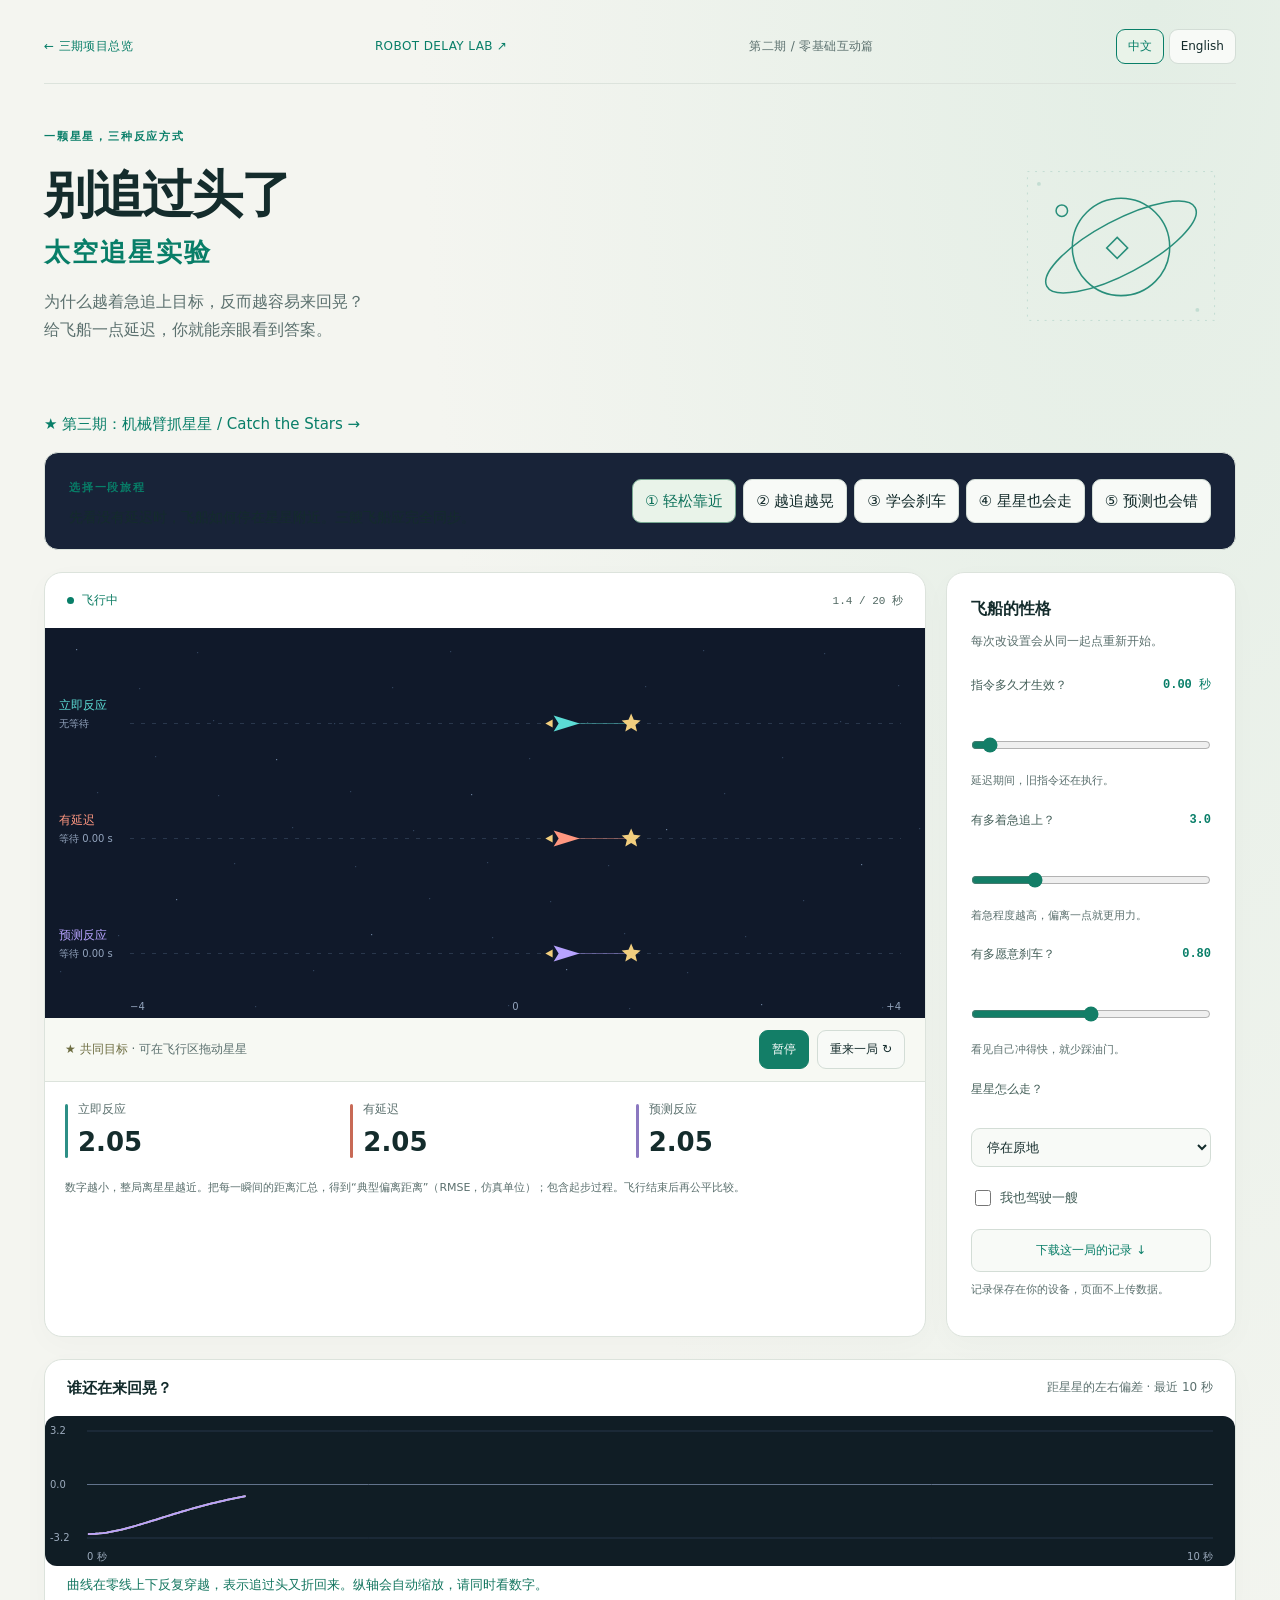
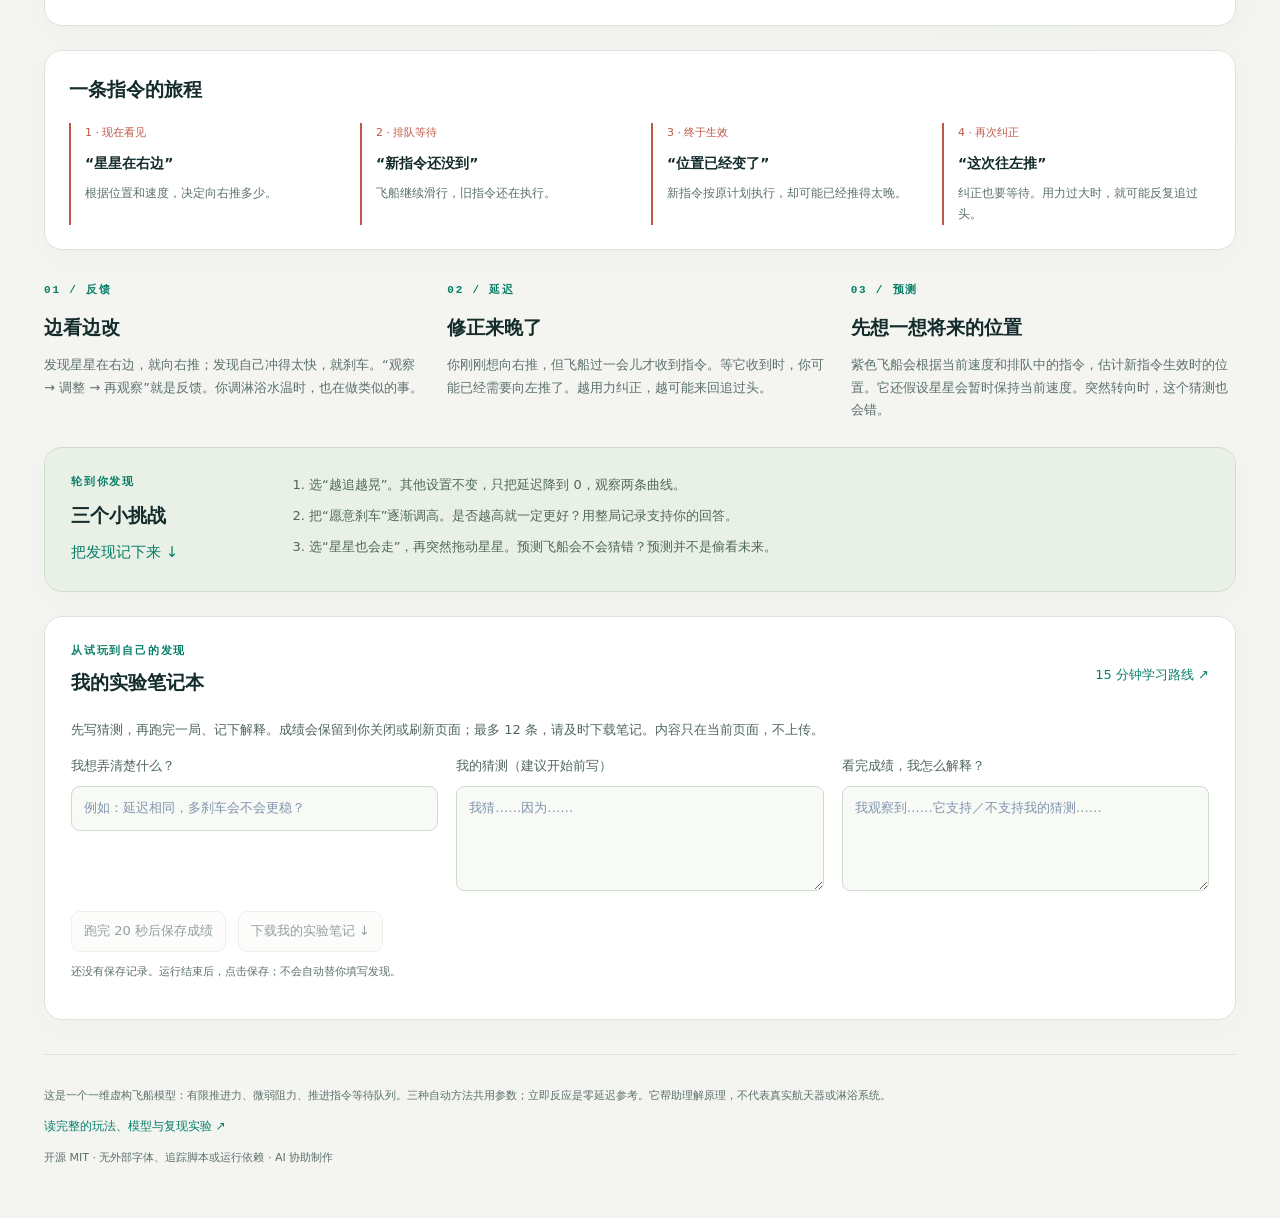
<file: docs/index.html>
<!doctype html>
<html lang="zh-CN">
<head>
  <meta charset="utf-8"><meta name="viewport" content="width=device-width,initial-scale=1">
  <meta name="description" content="不需要控制理论基础的太空追星实验：亲手感受延迟、过度纠正和预测。">
  <title>别追过头了 · 太空追星实验</title>
  <meta property="og:title" content="Star Chase · Robot Delay Lab">
  <meta property="og:description" content="Why can chasing harder make you wobble more? Play with command delay, braking and prediction in a bilingual browser lab.">
  <meta property="og:image" content="https://flessnerchernosky-ops.github.io/robot-delay-lab/media/social-preview.png">
  <meta name="twitter:card" content="summary_large_image">
  <link rel="stylesheet" href="style.css"><link rel="stylesheet" href="studio.css">
  <script src="engine.js" defer></script><script src="notebook.js" defer></script><script src="i18n.js" defer></script><script src="app.js" defer></script>
</head>
<body>
<main>
  <nav><a id="all-episodes" href="showcase.html">← 三期项目总览</a><a href="https://github.com/flessnerchernosky-ops/robot-delay-lab">ROBOT DELAY LAB ↗</a><span>第二期 / 零基础互动篇</span><div class="language-switch" aria-label="Language"><button data-language="zh" aria-pressed="true">中文</button><button data-language="en" aria-pressed="false">English</button></div></nav>
  <header class="studio-hero"><div><p class="eyebrow">一颗星星，三种反应方式</p><h1>别追过头了<span>太空追星实验</span></h1>
    <p class="intro">为什么越着急追上目标，反而越容易来回晃？<br>给飞船一点延迟，你就能亲眼看到答案。</p></div>
    <svg class="studio-art" viewBox="0 0 220 180" aria-hidden="true"><g fill="none" stroke="currentColor" stroke-width="1.6"><circle cx="110" cy="91" r="51"/><ellipse cx="110" cy="91" rx="88" ry="28" transform="rotate(-28 110 91)"/><circle cx="48" cy="53" r="6"/><path d="M106 81l11 11-11 11-11-11Z"/></g><g fill="currentColor" opacity=".18"><circle cx="190" cy="157" r="2"/><circle cx="24" cy="25" r="2"/><path d="M12 12h196v156H12Z" fill="none" stroke="currentColor" stroke-dasharray="2 6"/></g></svg></header>
  <p><a id="arm-link" href="arm/">★ 第三期：机械臂抓星星 / Catch the Stars →</a></p>
  <section class="mission" aria-label="实验场景"><div><span class="pill">选择一段旅程</span><p id="mission-copy">先看没有延迟时，飞船如何停在星星附近。</p></div>
    <div class="presets"><button data-preset="gentle" class="selected" aria-pressed="true">① 轻松靠近</button><button data-preset="chaos" aria-pressed="false">② 越追越晃</button><button data-preset="brake" aria-pressed="false">③ 学会刹车</button><button data-preset="wander" aria-pressed="false">④ 星星也会走</button><button data-preset="surprise" aria-pressed="false">⑤ 预测也会错</button></div></section>
  <section class="lab"><div class="flight-panel"><div class="panel-heading"><div><span class="live-dot"></span><strong id="run-state" aria-live="polite">飞行中</strong></div><span id="timer">0.0 / 20 秒</span></div>
    <canvas id="space" height="390" aria-label="飞船位置动画。三行分别显示立即反应、延迟反应和预测反应；星星是共同目标。"></canvas>
    <div class="flight-footer"><span>★ 共同目标 <span class="subtle">· 可在飞行区拖动星星</span></span><div><button id="pause">暂停</button><button id="restart">重来一局 ↻</button></div></div>
    <div class="scorecards"><div><i class="cyan"></i><span>立即反应</span><strong id="score-instant">—</strong></div><div><i class="coral"></i><span>有延迟</span><strong id="score-delayed">—</strong></div><div><i class="violet"></i><span>预测反应</span><strong id="score-predictor">—</strong></div></div>
    <p class="metric-note">数字越小，整局离星星越近。把每一瞬间的距离汇总，得到“典型偏离距离”（RMSE，仿真单位）；包含起步过程。飞行结束后再公平比较。</p>
  </div><aside class="controls"><h2>飞船的性格</h2><p>每次改设置会从同一起点重新开始。</p>
    <label for="delay">指令多久才生效？<output id="delay-value" for="delay">0.00 秒</output></label><input id="delay" type="range" min="0" max="1.2" step="0.05" value="0"><p class="hint">延迟期间，旧指令还在执行。</p>
    <label for="gain">有多着急追上？<output id="gain-value" for="gain">3.0</output></label><input id="gain" type="range" min="1" max="10" step="0.5" value="3"><p class="hint">着急程度越高，偏离一点就更用力。</p>
    <label for="damping">有多愿意刹车？<output id="damping-value" for="damping">0.80</output></label><input id="damping" type="range" min="0.1" max="1.5" step="0.05" value="0.8"><p class="hint">看见自己冲得快，就少踩油门。</p>
    <label for="motion">星星怎么走？</label><select id="motion"><option value="fixed">停在原地</option><option value="wander">左右巡游</option><option value="fast">快速折返</option><option value="drag">由我拖动</option></select>
    <label class="check"><input type="checkbox" id="manual"> 我也驾驶一艘</label><div id="manual-controls" hidden><p>长按按钮，或按 A / D、← / →。松开停止推进；仍会惯性滑行。你的指令也有同样的延迟。</p><div class="pilot-buttons"><button id="left" aria-label="向左推进">← 左推</button><button id="right" aria-label="向右推进">右推 →</button></div><p>你的典型偏离距离：<strong id="score-manual">—</strong></p></div>
    <button id="export" class="download">下载这一局的记录 ↓</button><p id="download-state" class="hint" aria-live="polite">记录保存在你的设备，页面不上传数据。</p>
  </aside></section>
  <section class="chart-panel"><div class="panel-heading"><h2>谁还在来回晃？</h2><span>距星星的左右偏差 · 最近 10 秒</span></div><canvas id="chart" height="150" aria-label="偏差曲线：零线代表与星星重合。颜色与三艘飞船一致。"></canvas><p id="observation" aria-live="polite">观察珊瑚色飞船：它会不会冲过星星又折回来？</p></section>
  <section class="delay-story" aria-labelledby="delay-story-title"><h2 id="delay-story-title">一条指令的旅程</h2><ol><li><span>1 · 现在看见</span><strong>“星星在右边”</strong><p>根据位置和速度，决定向右推多少。</p></li><li><span>2 · 排队等待</span><strong>“新指令还没到”</strong><p>飞船继续滑行，旧指令还在执行。</p></li><li><span>3 · 终于生效</span><strong>“位置已经变了”</strong><p>新指令按原计划执行，却可能已经推得太晚。</p></li><li><span>4 · 再次纠正</span><strong>“这次往左推”</strong><p>纠正也要等待。用力过大时，就可能反复追过头。</p></li></ol></section>
  <section class="explain"><article><span class="step">01 / 反馈</span><h2>边看边改</h2><p>发现星星在右边，就向右推；发现自己冲得太快，就刹车。“观察 → 调整 → 再观察”就是反馈。你调淋浴水温时，也在做类似的事。</p></article><article><span class="step">02 / 延迟</span><h2>修正来晚了</h2><p>你刚刚想向右推，但飞船过一会儿才收到指令。等它收到时，你可能已经需要向左推了。越用力纠正，越可能来回追过头。</p></article><article><span class="step">03 / 预测</span><h2>先想一想将来的位置</h2><p>紫色飞船会根据当前速度和排队中的指令，估计新指令生效时的位置。它还假设星星会暂时保持当前速度。突然转向时，这个猜测也会错。</p></article></section>
  <section class="challenge"><div><p class="eyebrow">轮到你发现</p><h2>三个小挑战</h2><a href="#notebook">把发现记下来 ↓</a></div><ol><li>选“越追越晃”。其他设置不变，只把延迟降到 0，观察两条曲线。</li><li>把“愿意刹车”逐渐调高。是否越高就一定更好？用整局记录支持你的回答。</li><li>选“星星也会走”，再突然拖动星星。预测飞船会不会猜错？预测并不是偷看未来。</li></ol></section>
  <section class="notebook" id="notebook" aria-labelledby="notebook-title">
    <div class="notebook-heading"><div><p class="eyebrow">从试玩到自己的发现</p><h2 id="notebook-title">我的实验笔记本</h2></div><a id="learning-guide" href="https://github.com/flessnerchernosky-ops/robot-delay-lab/blob/main/LEARNING_MISSIONS.md">15 分钟学习路线 ↗</a></div>
    <p class="notebook-intro">先写猜测，再跑完一局、记下解释。成绩会保留到你关闭或刷新页面；最多 12 条，请及时下载笔记。内容只在当前页面，不上传。</p>
    <div class="note-fields"><label for="note-question">我想弄清楚什么？<input id="note-question" maxlength="160" placeholder="例如：延迟相同，多刹车会不会更稳？"></label><label for="note-guess">我的猜测（建议开始前写）<textarea id="note-guess" maxlength="600" rows="3" placeholder="我猜……因为……"></textarea></label><label for="note-explanation">看完成绩，我怎么解释？<textarea id="note-explanation" maxlength="1000" rows="3" placeholder="我观察到……它支持／不支持我的猜测……"></textarea></label></div>
    <div class="notebook-actions"><button id="save-run" disabled>跑完 20 秒后保存成绩</button><button id="download-notes" disabled>下载我的实验笔记 ↓</button></div><p id="notebook-state" class="hint" aria-live="polite">还没有保存记录。运行结束后，点击保存；不会自动替你填写发现。</p>
    <div id="notebook-results" hidden><div class="table-scroll" role="region" aria-label="已保存的实验成绩" tabindex="0"><table><thead><tr><th>实验</th><th>目标</th><th>延迟 / 着急 / 刹车</th><th>立即反应</th><th>有延迟</th><th>预测反应</th></tr></thead><tbody id="notebook-rows"></tbody></table></div>
    <div class="compare-pickers"><label for="compare-base">原设置<select id="compare-base"></select></label><label for="compare-new">新设置<select id="compare-new"></select></label></div><p id="comparison" aria-live="polite"></p><p class="hint">只比较同一种自动目标、关闭手动驾驶、一次只改一个参数的两局。拖动与手动操作可以记录，但不能当作同条件的参数对照。</p></div>
  </section>
  <footer><p>这是一个一维虚构飞船模型：有限推进力、微弱阻力、推进指令等待队列。三种自动方法共用参数；立即反应是零延迟参考。它帮助理解原理，不代表真实航天器或淋浴系统。</p><a id="episode-guide" href="https://github.com/flessnerchernosky-ops/robot-delay-lab/blob/main/EPISODE_02.md">读完整的玩法、模型与复现实验 ↗</a><p>开源 MIT · 无外部字体、追踪脚本或运行依赖 · AI 协助制作</p></footer>
</main>
</body></html>
</file>
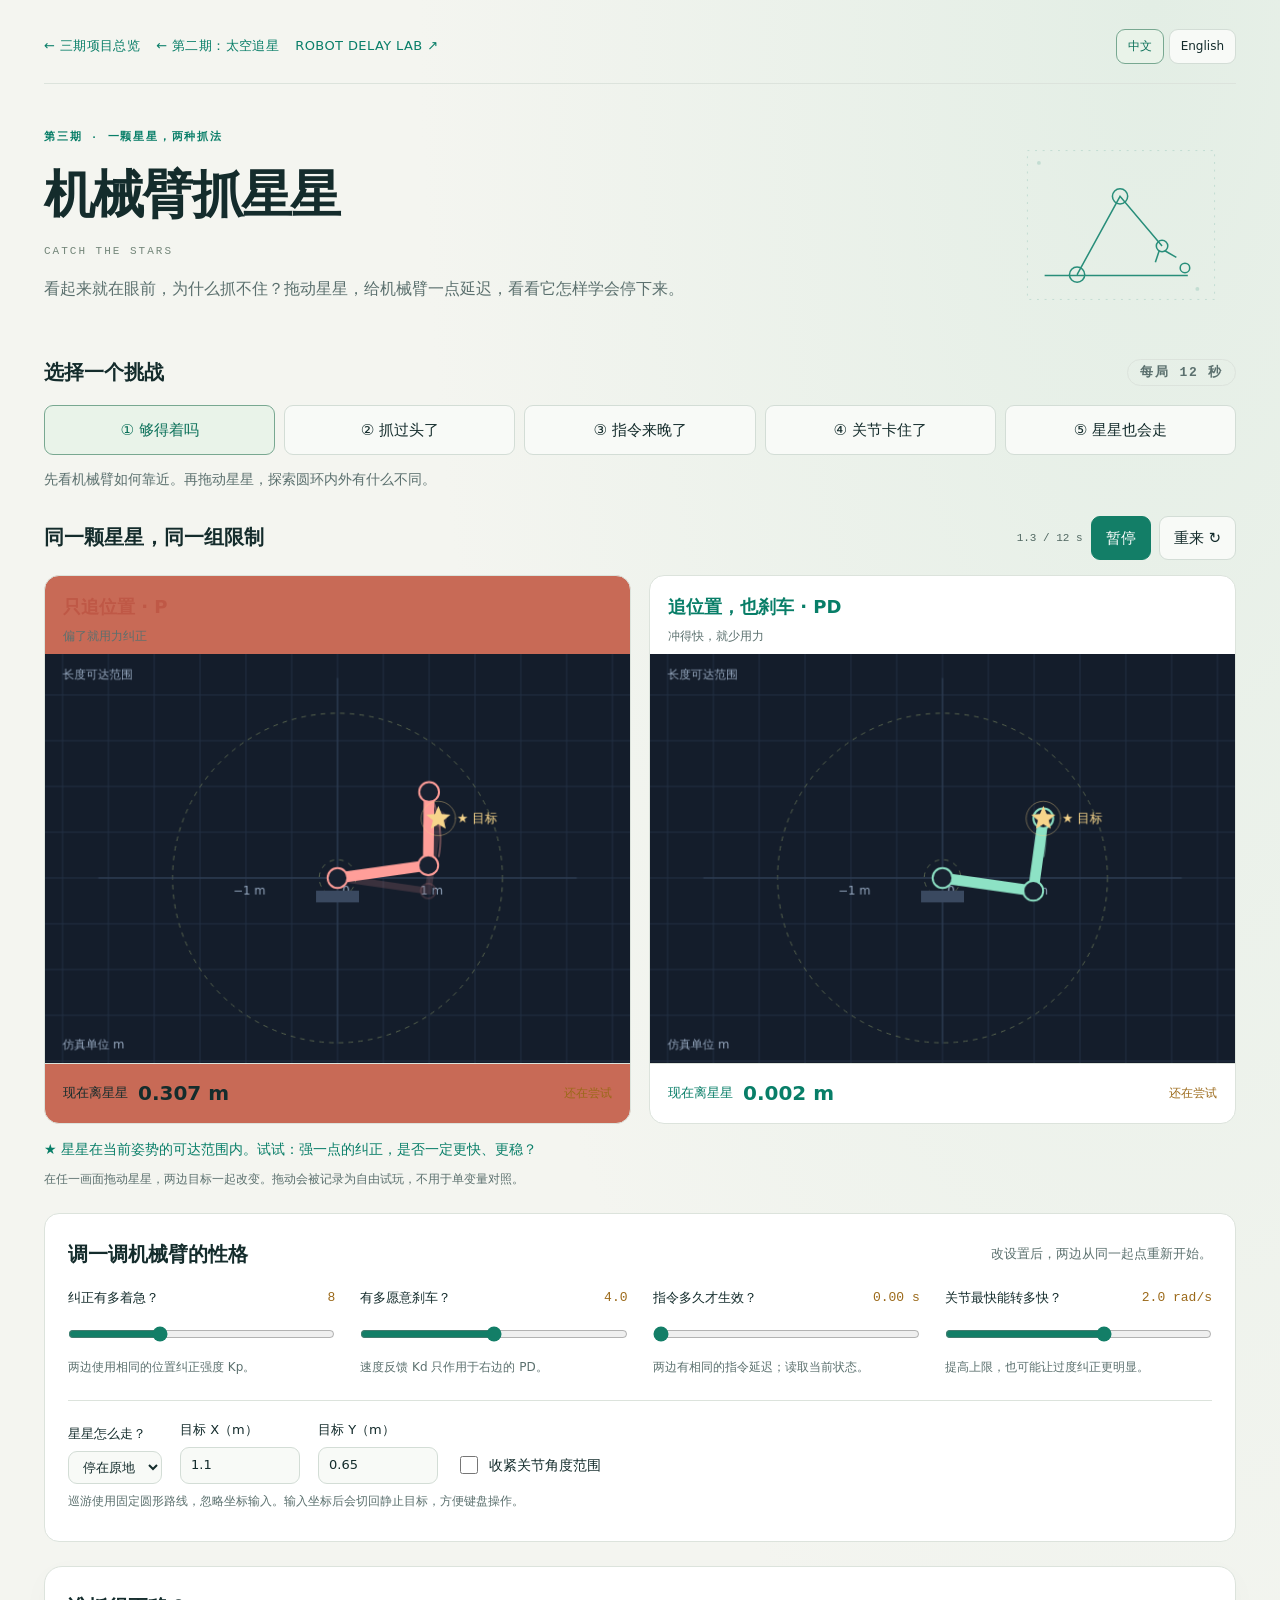
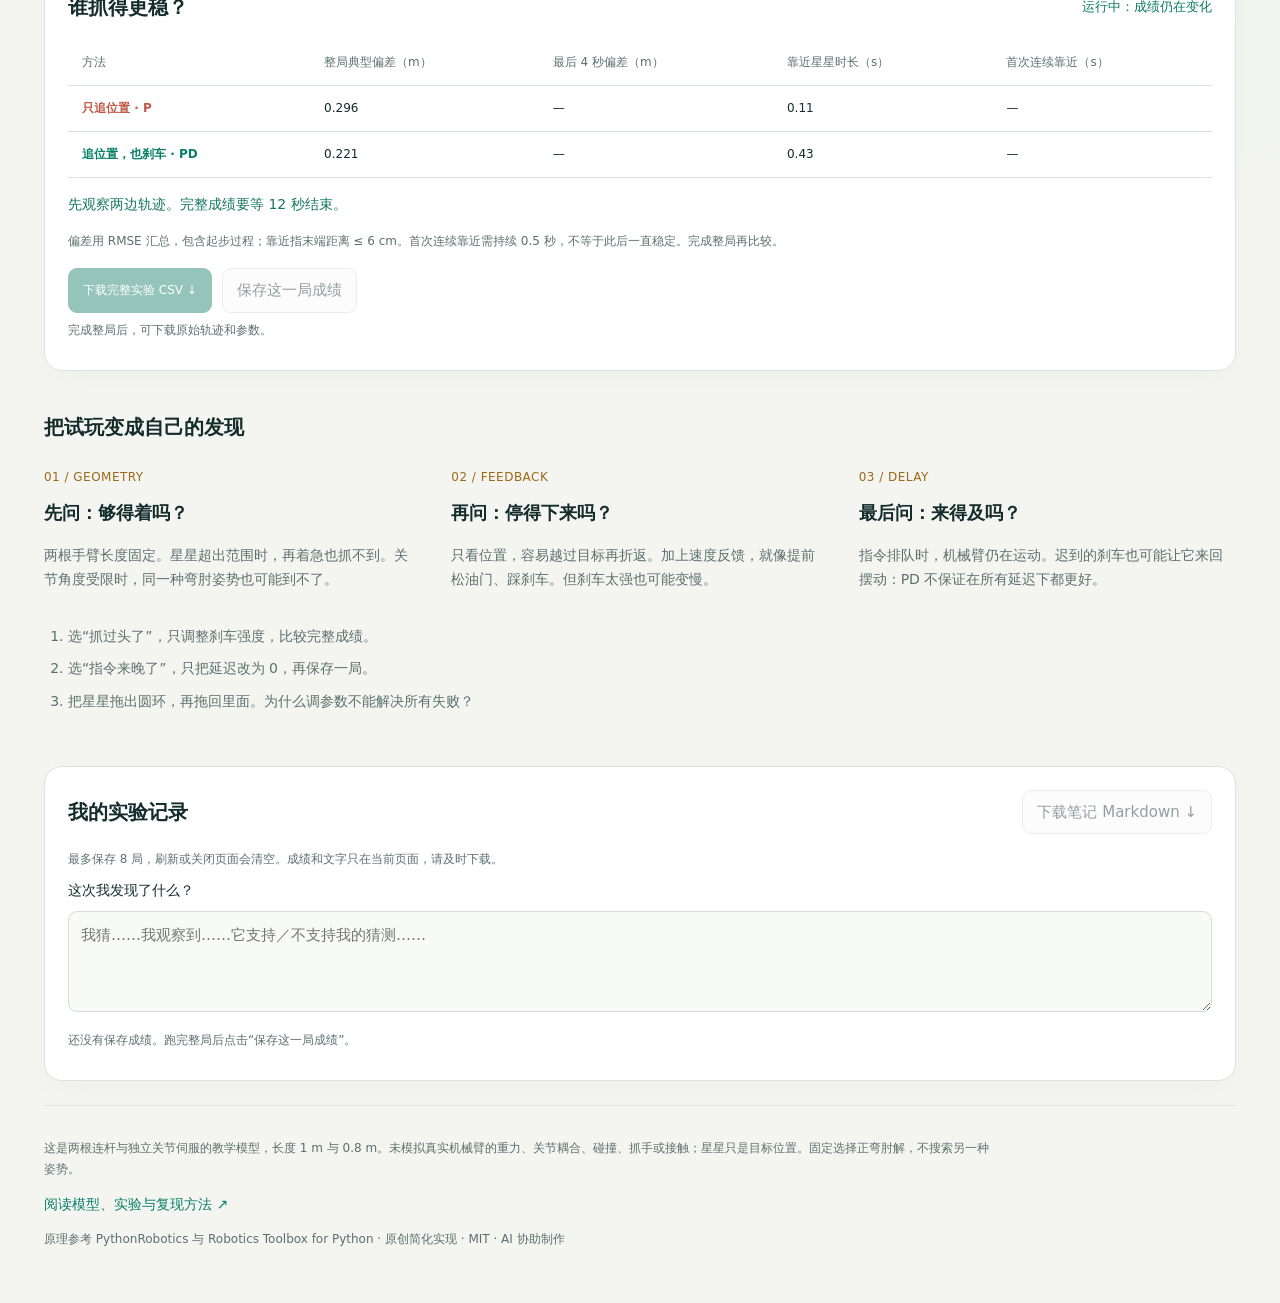
<file: docs/arm/index.html>
<!doctype html>
<html lang="zh-CN">
<head>
  <meta charset="utf-8"><meta name="viewport" content="width=device-width,initial-scale=1">
  <meta name="description" content="Catch the Stars: a bilingual, hardware-free robot arm playground. Explore feedback, damping, delay and joint limits in your browser.">
  <title>机械臂抓星星 · Catch the Stars</title><link rel="stylesheet" href="style.css"><link rel="stylesheet" href="../studio.css">
  <meta property="og:title" content="Catch the Stars · Robot Delay Lab">
  <meta property="og:description" content="It looks close. Why can’t the arm catch it? Explore feedback, delay and reachability in a bilingual browser playground.">
  <meta property="og:image" content="https://flessnerchernosky-ops.github.io/robot-delay-lab/media/social-preview.png">
  <meta name="twitter:card" content="summary_large_image">
  <script src="engine.js" defer></script><script src="app.js" defer></script>
</head>
<body><main>
  <nav><a id="all-episodes" href="../showcase.html" data-t="all-episodes">← 三期项目总览</a><a href="../" data-t="previous">← 太空追星</a><a href="https://github.com/flessnerchernosky-ops/robot-delay-lab">ROBOT DELAY LAB ↗</a><div class="languages" aria-label="Language"><button id="zh" aria-pressed="true">中文</button><button id="en" aria-pressed="false">English</button></div></nav>
  <header class="studio-hero"><div><div><p class="eyebrow" data-t="eyebrow">第三期 · 一颗星星，两种抓法</p><h1 data-t="title">机械臂抓星星</h1><p class="subtitle">CATCH THE STARS</p><p class="intro" data-t="intro">看起来就在眼前，为什么抓不住？拖动星星，给机械臂一点延迟，看看它怎样学会停下来。</p></div><div class="hero-note"><span>★</span><p data-t="hero">无需硬件 · 无需安装<br>先动手，再理解控制</p></div></div><svg class="studio-art" viewBox="0 0 220 180" aria-hidden="true"><g fill="none" stroke="currentColor" stroke-width="1.6"><path d="M30 143h150M64 142l45-82 44 52"/><circle cx="64" cy="142" r="8"/><circle cx="109" cy="60" r="8"/><circle cx="153" cy="112" r="6"/><path d="M156 117l12 7M150 117l-4 12"/><circle cx="177" cy="135" r="5"/></g><g fill="currentColor" opacity=".18"><circle cx="190" cy="157" r="2"/><circle cx="24" cy="25" r="2"/><path d="M12 12h196v156H12Z" fill="none" stroke="currentColor" stroke-dasharray="2 6"/></g></svg></header>
  <section class="missions" aria-labelledby="mission-title"><div class="section-head"><h2 id="mission-title" data-t="choose">选择一个挑战</h2><span class="pill" data-t="duration">每局 12 秒</span></div><div class="presets"><button data-preset="reach" aria-pressed="true">① 够得着吗</button><button data-preset="overshoot" aria-pressed="false">② 抓过头了</button><button data-preset="delay" aria-pressed="false">③ 指令来晚了</button><button data-preset="limits" aria-pressed="false">④ 关节卡住了</button><button data-preset="orbit" aria-pressed="false">⑤ 星星也会走</button></div><p id="mission-copy"></p></section>
  <section class="playground" aria-labelledby="play-title"><div class="section-head"><h2 id="play-title" data-t="arena">同一颗星星，同一组限制</h2><div class="run-actions"><span id="timer">0.0 / 12 s</span><button id="pause" data-t="pause">暂停</button><button id="restart" data-t="restart">重来 ↻</button></div></div>
    <div class="arm-grid"><article class="arm-card coral"><div class="card-head"><h3 data-t="p-name">只追位置 · P</h3><span class="method-tag" data-t="p-tag">偏了就用力纠正</span></div><canvas id="arm-p" width="600" height="420" tabindex="0" role="img" aria-label="位置控制机械臂。拖动星星，或使用下方目标坐标输入。"></canvas><div class="card-foot"><span data-t="error">现在离星星</span><strong id="error-p">—</strong><span id="catch-p" class="catch-state"></span></div></article>
    <article class="arm-card mint"><div class="card-head"><h3 data-t="pd-name">追位置，也刹车 · PD</h3><span class="method-tag" data-t="pd-tag">冲得快，就少用力</span></div><canvas id="arm-pd" width="600" height="420" tabindex="0" role="img" aria-label="位置与速度反馈机械臂。拖动星星，或使用下方目标坐标输入。"></canvas><div class="card-foot"><span data-t="error">现在离星星</span><strong id="error-pd">—</strong><span id="catch-pd" class="catch-state"></span></div></article></div>
    <p id="reach-state" class="reach-state" aria-live="polite"></p><p class="hint" data-t="drag-hint">在任一画面拖动星星，两边目标一起改变。拖动会被记录为自由试玩，不用于单变量对照。</p>
  </section>
  <section class="settings" aria-labelledby="settings-title"><div class="section-head"><h2 id="settings-title" data-t="settings">调一调机械臂的性格</h2><span data-t="reset-note">改设置后，两边从同一起点重新开始。</span></div><div class="slider-grid">
    <div><label for="kp"><span data-t="kp">纠正有多着急？</span><output id="kp-value">8</output></label><input id="kp" type="range" min="2" max="20" step="1" value="8"><p class="hint" data-t="kp-hint">两边使用相同的位置纠正强度 Kp。</p></div>
    <div><label for="kd"><span data-t="kd">有多愿意刹车？</span><output id="kd-value">4.0</output></label><input id="kd" type="range" min="0" max="8" step="0.5" value="4"><p class="hint" data-t="kd-hint">速度反馈 Kd 只作用于右边的 PD。</p></div>
    <div><label for="delay"><span data-t="command-delay">指令多久才生效？</span><output id="delay-value">0.00 s</output></label><input id="delay" type="range" min="0" max="0.6" step="0.05" value="0"><p class="hint" data-t="delay-hint">两边有相同的指令延迟；读取当前状态。</p></div>
    <div><label for="speed"><span data-t="speed">关节最快能转多快？</span><output id="speed-value">2.0 rad/s</output></label><input id="speed" type="range" min="0.5" max="3" step="0.25" value="2"><p class="hint" data-t="speed-hint">提高上限，也可能让过度纠正更明显。</p></div>
  </div><div class="target-settings"><label for="motion"><span data-t="motion">星星怎么走？</span><select id="motion"><option value="fixed" data-t="fixed">停在原地</option><option value="orbit" data-t="orbit-option">缓慢巡游</option><option value="drag" data-t="drag-option">由我拖动</option></select></label><label for="target-x"><span data-t="target-x">目标 X（m）</span><input id="target-x" type="number" min="-2" max="2" step="0.05" value="1.1"></label><label for="target-y"><span data-t="target-y">目标 Y（m）</span><input id="target-y" type="number" min="-2" max="2" step="0.05" value="0.65"></label><label class="check"><input id="limited" type="checkbox"><span data-t="limited">收紧关节角度范围</span></label></div><p class="hint" data-t="target-hint">巡游使用固定圆形路线，忽略坐标输入。输入坐标后会切回静止目标，方便键盘操作。</p></section>
  <section class="results" aria-labelledby="results-title"><div class="section-head"><h2 id="results-title" data-t="results">谁抓得更稳？</h2><span id="run-state" aria-live="polite"></span></div><div class="table-scroll"><table><thead><tr><th data-t="method">方法</th><th data-t="rmse">整局典型偏差（m）</th><th data-t="late">最后 4 秒偏差（m）</th><th data-t="near">靠近星星时长（s）</th><th data-t="catch">首次连续靠近（s）</th></tr></thead><tbody id="result-rows"></tbody></table></div><p id="observation" aria-live="polite"></p><p class="hint" data-t="metric-note">偏差用 RMSE 汇总，包含起步过程；靠近指末端距离 ≤ 6 cm。首次连续靠近需持续 0.5 秒，不等于此后一直稳定。完成整局再比较。</p><div class="export-actions"><button id="export" class="primary" disabled data-t="export">下载完整实验 CSV ↓</button><button id="save" disabled data-t="save">保存这一局成绩</button></div><p id="download-state" class="hint" aria-live="polite"></p></section>
  <section class="learn" aria-labelledby="learn-title"><h2 id="learn-title" data-t="learn">把试玩变成自己的发现</h2><div class="learn-grid"><article><span>01 / GEOMETRY</span><h3 data-t="geometry-title">先问：够得着吗？</h3><p data-t="geometry-copy">两根手臂长度固定。星星超出范围时，再着急也抓不到。关节角度受限时，同一种弯肘姿势也可能到不了。</p></article><article><span>02 / FEEDBACK</span><h3 data-t="feedback-title">再问：停得下来吗？</h3><p data-t="feedback-copy">只看位置，容易越过目标再折返。加上速度反馈，就像提前松油门、踩刹车。但刹车太强也可能变慢。</p></article><article><span>03 / DELAY</span><h3 data-t="delay-title">最后问：来得及吗？</h3><p data-t="delay-copy">指令排队时，机械臂仍在运动。迟到的刹车也可能让它来回摆动：PD 不保证在所有延迟下都更好。</p></article></div><ol><li data-t="challenge1">选“抓过头了”，只调整刹车强度，比较完整成绩。</li><li data-t="challenge2">选“指令来晚了”，只把延迟改为 0，再保存一局。</li><li data-t="challenge3">把星星拖出圆环，再拖回里面。为什么调参数不能解决所有失败？</li></ol></section>
  <section class="notebook" aria-labelledby="notebook-title"><div class="section-head"><h2 id="notebook-title" data-t="notebook">我的实验记录</h2><button id="notes-export" disabled data-t="notes-export">下载笔记 Markdown ↓</button></div><p class="hint" data-t="notes-hint">最多保存 8 局，刷新或关闭页面会清空。成绩和文字只在当前页面，请及时下载。</p><label for="finding" data-t="finding">这次我发现了什么？</label><textarea id="finding" rows="3" maxlength="1000" placeholder="我猜……我观察到……它支持／不支持我的猜测……"></textarea><div id="saved-runs"></div><div id="compare-box" hidden><div class="compare-controls"><label for="base"><span data-t="base">原设置</span><select id="base"></select></label><label for="new"><span data-t="new">新设置</span><select id="new"></select></label></div><p id="comparison" aria-live="polite"></p></div><p id="notebook-state" class="hint" aria-live="polite"></p></section>
  <footer><p data-t="limits-copy">这是两根连杆与独立关节伺服的教学模型，长度 1 m 与 0.8 m。未模拟真实机械臂的重力、关节耦合、碰撞、抓手或接触；星星只是目标位置。固定选择正弯肘解，不搜索另一种姿势。</p><a id="guide" href="../../EPISODE_03.zh-CN.md" data-t="guide">阅读模型、实验与复现方法 ↗</a><p data-t="credits">原理参考 PythonRobotics 与 Robotics Toolbox for Python · 原创简化实现 · MIT · AI 协助制作</p></footer>
</main></body></html>
</file>
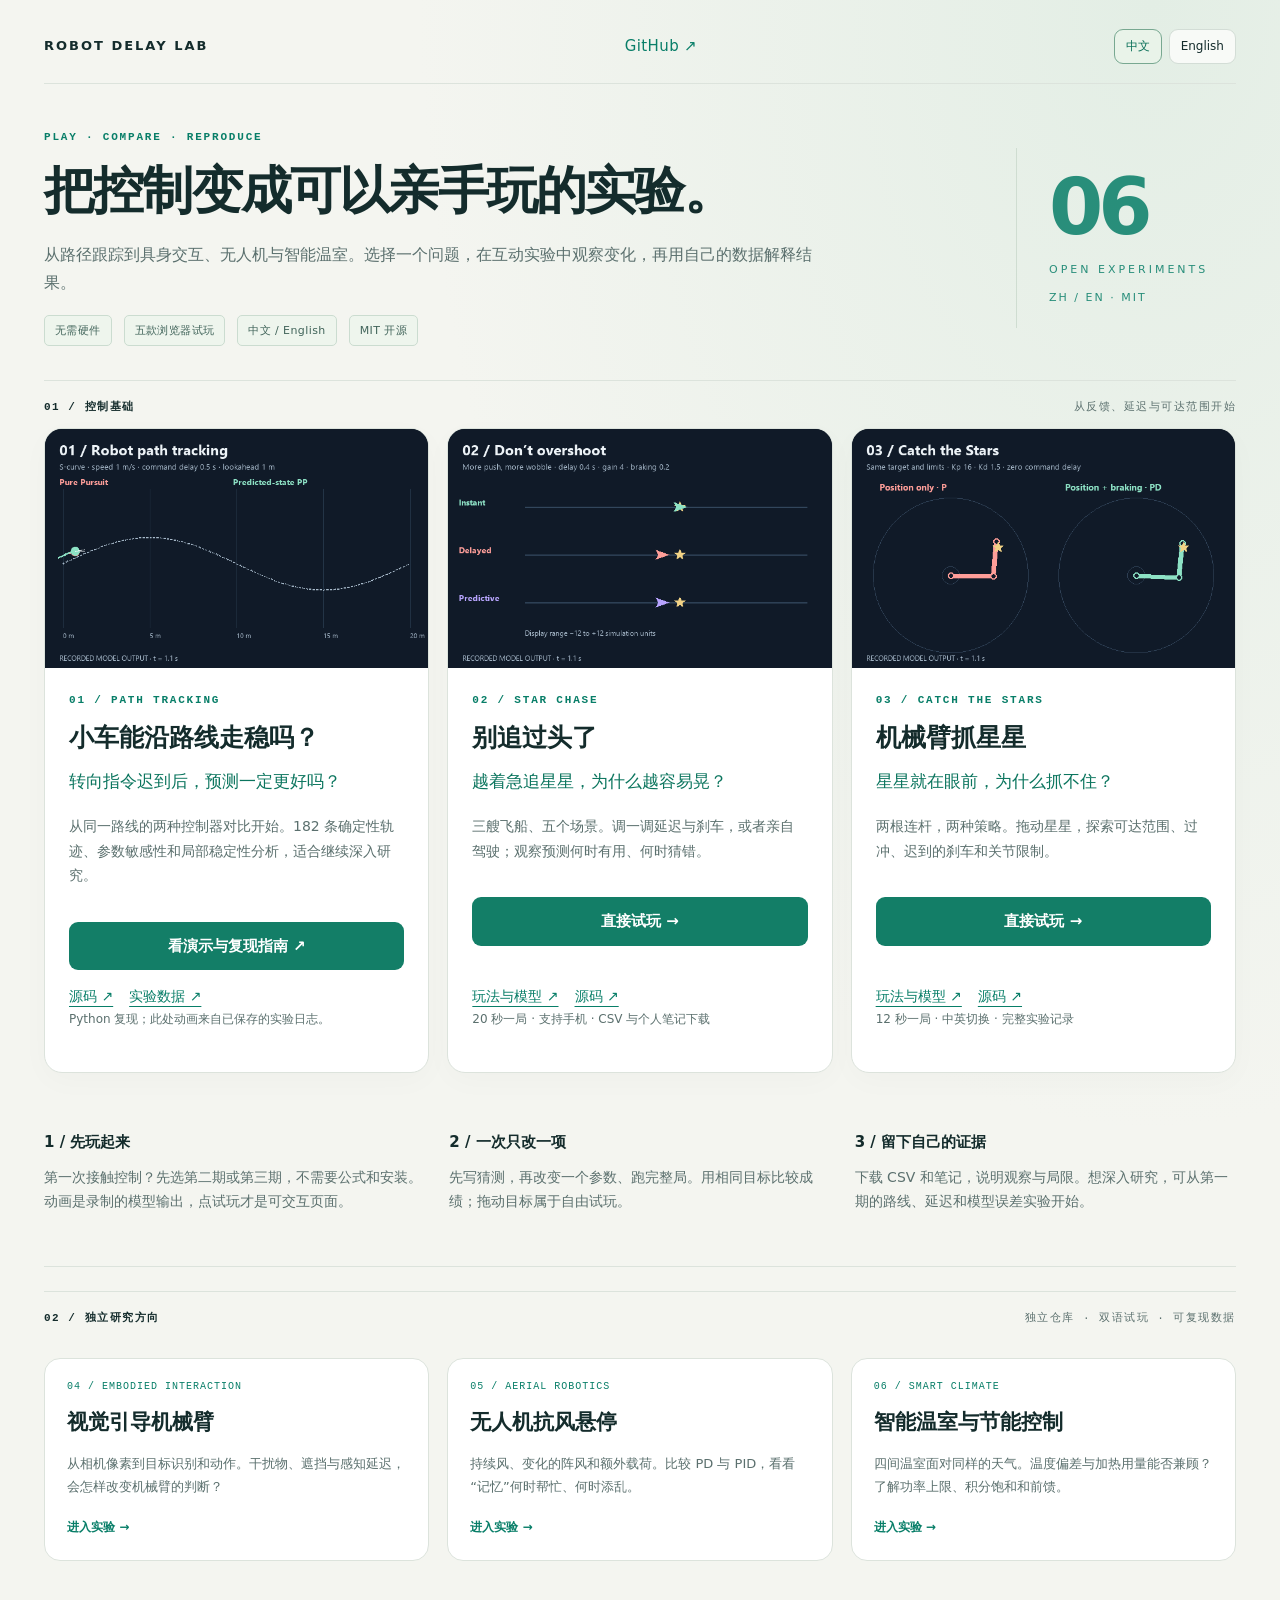
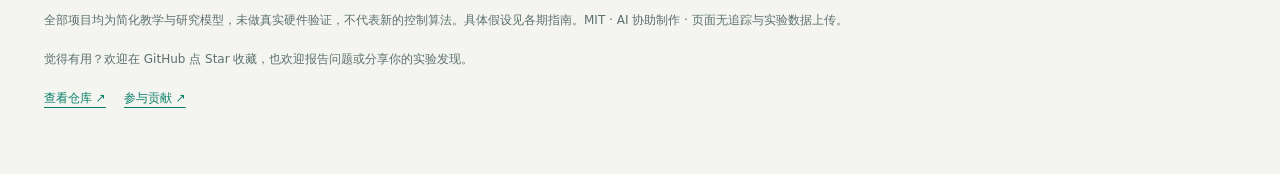
<file: docs/showcase.html>
<!doctype html>
<html lang="zh-CN">
<head>
  <meta charset="utf-8"><meta name="viewport" content="width=device-width,initial-scale=1">
  <title>Control Studio · 六个实验，亲手理解控制</title>
  <meta name="description" content="无需硬件的六个控制实验：路径跟踪、飞船、机械臂、视觉交互、无人机与智能温室。中英文玩法与可复现实验。">
  <meta property="og:title" content="Control Studio · Six open experiments">
  <meta property="og:description" content="Six hardware-free experiments: robots, visual interaction, drones and smart greenhouse climate. Play, compare, reproduce.">
  <meta property="og:image" content="https://flessnerchernosky-ops.github.io/robot-delay-lab/media/social-preview.png">
  <meta property="og:url" content="https://flessnerchernosky-ops.github.io/robot-delay-lab/showcase.html">
  <meta name="twitter:card" content="summary_large_image">
  <style>
    :root{color-scheme:dark;--bg:#0c1420;--panel:#152234;--line:#2d4054;--text:#edf3f7;--muted:#a9bccb;--mint:#8de2c5;--gold:#f1d285}*{box-sizing:border-box}body{margin:0;background:radial-gradient(ellipse at 90% 0,#26384c,transparent 50%),var(--bg);color:var(--text);font:16px/1.7 system-ui,-apple-system,"Segoe UI","Microsoft YaHei",sans-serif}main{max-width:1240px;margin:auto;padding:26px 30px}nav{display:flex;align-items:center;justify-content:space-between;gap:12px;border-bottom:1px solid var(--line);padding-bottom:18px}nav strong{letter-spacing:2px;font-size:13px}a{color:var(--mint);text-underline-offset:4px}nav a{text-decoration:none}button{border:1px solid var(--line);border-radius:8px;background:transparent;color:var(--text);padding:8px 12px;font:inherit;cursor:pointer}button[aria-pressed=true]{color:var(--gold);border-color:var(--gold);background:#f1d28512}button:focus-visible,a:focus-visible{outline:3px solid var(--mint);outline-offset:4px}.languages{display:flex;gap:7px}header{padding:48px 0 35px;max-width:880px}.eyebrow{font-size:12px;letter-spacing:2px;color:var(--gold)}h1{font-size:clamp(32px,5vw,58px);line-height:1.2;letter-spacing:-1.5px;margin:16px 0 22px}.intro{font-size:19px;color:var(--muted)}.tags{display:flex;gap:12px;flex-wrap:wrap;font-size:12px;color:var(--mint)}.tags span{border:1px solid var(--line);padding:5px 10px;border-radius:20px}.cards{display:grid;grid-template-columns:repeat(3,minmax(0,1fr));gap:18px}.card{background:var(--panel);border:1px solid var(--line);border-radius:16px;overflow:hidden;display:flex;flex-direction:column}.card img{width:100%;aspect-ratio:16/10;object-fit:cover;background:var(--bg)}.body{padding:22px;display:flex;flex-direction:column;flex:1}.number{font-size:11px;letter-spacing:2px;color:var(--gold)}h2{font-size:25px;line-height:1.35;margin:12px 0}p{margin:0 0 18px}.question{color:var(--mint);font-size:17px}.description{color:var(--muted);font-size:14px}.links{display:flex;flex-wrap:wrap;gap:10px 16px;margin-top:auto;font-size:14px}.primary{display:block;margin:16px 0;background:var(--mint);color:#10241d;font-weight:700;text-align:center;padding:11px;border-radius:8px;text-decoration:none}.small{font-size:12px;color:var(--muted)}.how{display:grid;grid-template-columns:repeat(3,1fr);gap:24px;padding:34px 0;margin-top:22px;border-bottom:1px solid var(--line)}.how h3{font-size:17px;margin:0 0 10px}.how p{font-size:14px;color:var(--muted)}footer{padding:25px 0;color:var(--muted);font-size:12px}.footer-links{display:flex;flex-wrap:wrap;gap:18px;margin-top:12px}@media(max-width:950px){.cards{grid-template-columns:1fr}.card{display:grid;grid-template-columns:40% 1fr}.card img{height:100%;aspect-ratio:auto;object-fit:contain}.how{gap:16px}h2{font-size:24px}}@media(max-width:600px){main{padding:18px}nav{flex-wrap:wrap}header{padding:32px 0 24px}.intro{font-size:16px}.card{display:flex}.card img{height:auto;aspect-ratio:16/10;object-fit:cover}.body{padding:20px}.how{grid-template-columns:1fr;gap:8px}.tags{gap:6px}nav strong{font-size:11px}}
  </style>
  <link rel="stylesheet" href="studio.css">
</head>
<body><main>
  <nav><strong>ROBOT DELAY LAB</strong><a href="https://github.com/flessnerchernosky-ops/robot-delay-lab">GitHub ↗</a><div class="languages" aria-label="Language"><button id="zh" aria-pressed="true">中文</button><button id="en" aria-pressed="false">English</button></div></nav>
  <header class="studio-hero"><div><div class="eyebrow" data-copy="eyebrow">PLAY · COMPARE · REPRODUCE</div><h1 data-copy="title">把控制变成可以亲手玩的实验。</h1><p class="intro" data-copy="intro">从路径跟踪到具身交互、无人机与智能温室。选择一个问题，在互动实验中观察变化，再用自己的数据解释结果。</p><div class="tags"><span data-copy="hardware">无需硬件</span><span data-copy="browser">五款浏览器试玩</span><span data-copy="languages">中文 / English</span><span data-copy="license">MIT 开源</span></div></div><div class="studio-art" aria-hidden="true" style="display:flex;flex-direction:column;justify-content:center;border-left:1px solid #cbdacd;padding-left:32px"><strong style="font-size:78px;line-height:1;letter-spacing:-5px">06</strong><span style="font-size:11px;letter-spacing:3px;margin-top:14px">OPEN EXPERIMENTS</span><span style="font-size:11px;letter-spacing:2px;margin-top:9px">ZH / EN · MIT</span></div></header>
  <div class="studio-section"><strong data-copy="foundation">01 / 控制基础</strong><span data-copy="foundationNote">从反馈、延迟与可达范围开始</span></div><section class="cards" aria-label="Three experiments">
    <article class="card"><img src="media/path-tracking.gif" alt="Pure Pursuit and predicted-state Pure Pursuit on the same delayed S-curve route"><div class="body"><span class="number">01 / PATH TRACKING</span><h2 data-copy="e1title">小车能沿路线走稳吗？</h2><p class="question" data-copy="e1question">转向指令迟到后，预测一定更好吗？</p><p class="description" data-copy="e1desc">从同一路线的两种控制器对比开始。182 条确定性轨迹、参数敏感性和局部稳定性分析，适合继续深入研究。</p><a class="primary" id="e1guide" data-copy="e1action" href="https://github.com/flessnerchernosky-ops/robot-delay-lab/blob/main/EPISODE_01.zh-CN.md">看演示与复现指南 ↗</a><div class="links"><a href="https://github.com/flessnerchernosky-ops/robot-delay-lab/blob/main/study.py" data-copy="source">源码 ↗</a><a href="https://github.com/flessnerchernosky-ops/robot-delay-lab/blob/main/results_v02/paired_comparison.csv" data-copy="data">实验数据 ↗</a></div><p class="small" data-copy="e1note">Python 复现；此处动画来自已保存的实验日志。</p></div></article>
    <article class="card"><img src="media/star-chase.gif" alt="Three spacecraft respond differently to a shared target with delayed commands"><div class="body"><span class="number">02 / STAR CHASE</span><h2 data-copy="e2title">别追过头了</h2><p class="question" data-copy="e2question">越着急追星星，为什么越容易晃？</p><p class="description" data-copy="e2desc">三艘飞船、五个场景。调一调延迟与刹车，或者亲自驾驶；观察预测何时有用、何时猜错。</p><a class="primary" id="e2play" data-copy="play" href="index.html?lang=zh">直接试玩 →</a><div class="links"><a id="e2guide" data-copy="guide" href="https://github.com/flessnerchernosky-ops/robot-delay-lab/blob/main/EPISODE_02.md">玩法与模型 ↗</a><a href="https://github.com/flessnerchernosky-ops/robot-delay-lab/blob/main/docs/engine.js" data-copy="source">源码 ↗</a></div><p class="small" data-copy="e2note">20 秒一局 · 支持手机 · CSV 与个人笔记下载</p></div></article>
    <article class="card"><img src="media/catch-the-stars.gif" alt="Position-only and position-plus-braking robot arms pursue the same star"><div class="body"><span class="number">03 / CATCH THE STARS</span><h2 data-copy="e3title">机械臂抓星星</h2><p class="question" data-copy="e3question">星星就在眼前，为什么抓不住？</p><p class="description" data-copy="e3desc">两根连杆，两种策略。拖动星星，探索可达范围、过冲、迟到的刹车和关节限制。</p><a class="primary" id="e3play" data-copy="play" href="arm/?lang=zh">直接试玩 →</a><div class="links"><a id="e3guide" data-copy="guide" href="https://github.com/flessnerchernosky-ops/robot-delay-lab/blob/main/EPISODE_03.zh-CN.md">玩法与模型 ↗</a><a href="https://github.com/flessnerchernosky-ops/robot-delay-lab/blob/main/docs/arm/engine.js" data-copy="source">源码 ↗</a></div><p class="small" data-copy="e3note">12 秒一局 · 中英切换 · 完整实验记录</p></div></article>
  </section>
  <section class="how"><article><h3 data-copy="step1">1 / 先玩起来</h3><p data-copy="step1desc">第一次接触控制？先选第二期或第三期，不需要公式和安装。动画是录制的模型输出，点试玩才是可交互页面。</p></article><article><h3 data-copy="step2">2 / 一次只改一项</h3><p data-copy="step2desc">先写猜测，再改变一个参数、跑完整局。用相同目标比较成绩；拖动目标属于自由试玩。</p></article><article><h3 data-copy="step3">3 / 留下自己的证据</h3><p data-copy="step3desc">下载 CSV 和笔记，说明观察与局限。想深入研究，可从第一期的路线、延迟和模型误差实验开始。</p></article></section>
  <section class="studio-related"><div class="studio-section"><strong data-copy="independentTitle">02 / 独立研究方向</strong><span data-copy="independentDesc">独立仓库 · 双语试玩 · 可复现数据</span></div><div class="related-grid">
  <a class="related-card" id="reachMore" href="https://flessnerchernosky-ops.github.io/embodied-reach-lab/?lang=zh"><span>04 / EMBODIED INTERACTION</span><strong data-copy="independentArm">视觉引导机械臂</strong><p data-copy="armIntro">从相机像素到目标识别和动作。干扰物、遮挡与感知延迟，会怎样改变机械臂的判断？</p><b data-copy="enter">进入实验 →</b></a>
  <a class="related-card" id="droneMore" href="https://flessnerchernosky-ops.github.io/drone-hover-lab/?lang=zh"><span>05 / AERIAL ROBOTICS</span><strong data-copy="independentDrone">无人机抗风悬停</strong><p data-copy="droneIntro">持续风、变化的阵风和额外载荷。比较 PD 与 PID，看看“记忆”何时帮忙、何时添乱。</p><b data-copy="enter">进入实验 →</b></a>
  <a class="related-card" id="climateMore" href="https://flessnerchernosky-ops.github.io/greenhouse-control-lab/?lang=zh"><span>06 / SMART CLIMATE</span><strong data-copy="independentClimate">智能温室与节能控制</strong><p data-copy="climateIntro">四间温室面对同样的天气。温度偏差与加热用量能否兼顾？了解功率上限、积分饱和和前馈。</p><b data-copy="enter">进入实验 →</b></a>
  </div></section>
  <footer><p data-copy="limits">全部项目均为简化教学与研究模型，未做真实硬件验证，不代表新的控制算法。具体假设见各期指南。MIT · AI 协助制作 · 页面无追踪与实验数据上传。</p><p data-copy="star">觉得有用？欢迎在 GitHub 点 Star 收藏，也欢迎报告问题或分享你的实验发现。</p><div class="footer-links"><a href="https://github.com/flessnerchernosky-ops/robot-delay-lab" data-copy="repo">查看仓库 ↗</a><a href="https://github.com/flessnerchernosky-ops/robot-delay-lab/blob/main/CONTRIBUTING.md" data-copy="contribute">参与贡献 ↗</a></div></footer>
</main>
<script>
  const english={foundation:'01 / CONTROL FOUNDATIONS',foundationNote:'FEEDBACK · DELAY · REACHABILITY',armIntro:'From camera pixels to target recognition and motion. How do distractors, occlusion and perception delay change an arm’s decisions?',droneIntro:'Constant wind, gusts and extra payload. Compare PD and PID to see when memory helps and when it hurts.',climateIntro:'Four greenhouses share the same weather. Compare temperature error and heater usage while exploring saturation, integral memory and feedforward.',independentClimate:'Greenhouse climate control',enter:'Open experiment →',independentTitle:'02 / INDEPENDENT DIRECTIONS',independentDesc:'SEPARATE REPOS · BILINGUAL DEMOS · REPRODUCIBLE DATA',independentArm:'Vision-guided robot arm',independentDrone:'Drone hover in wind',eyebrow:'PLAY · COMPARE · REPRODUCE',title:'Control you can play with.',intro:'From path tracking to embodied interaction, drones and smart climate. Choose a question, explore what changes, and explain the results with your own data.',hardware:'No hardware',browser:'Five browser playgrounds',languages:'中文 / English',license:'MIT open source',e1title:'Can a robot follow its route?',e1question:'When steering arrives late, is prediction always better?',e1desc:'Compare two controllers on the same route. Explore 182 deterministic trajectories, parameter sensitivity and local stability for a deeper study.',e1action:'Watch & reproduce ↗',source:'Source ↗',data:'Experiment data ↗',e1note:'Reproduce with Python. This animation uses saved experiment logs.',e2title:'Don’t overshoot',e2question:'Why can chasing harder make you wobble more?',e2desc:'Three spacecraft, five scenarios. Tune delay and braking, or fly manually. Discover when prediction helps and when it fails.',play:'Play now →',guide:'Guide & model ↗',e2note:'20-second runs · Mobile support · CSV and personal notes',e3title:'Catch the Stars',e3question:'It looks close. Why can’t the arm catch it?',e3desc:'Two links, two strategies. Drag the star to explore reachability, overshoot, delayed braking and joint limits.',e3note:'12-second runs · Language toggle · Full experiment records',step1:'1 / Start playing',step1desc:'New to control? Start with Episode 2 or 3: no equations or installation. Animations are recorded model output; “Play now” opens the interactive page.',step2:'2 / Change one variable',step2desc:'Write a hypothesis, change one parameter and complete a run. Compare the same target. Dragged targets are free play.',step3:'3 / Keep your own evidence',step3desc:'Download CSV and notes; explain observations and limits. For a deeper study, begin with Episode 1’s routes, delays and model errors.',limits:'Simplified teaching and study models, without real hardware validation or a claim of new control algorithms. See each guide for assumptions. MIT · AI-assisted · No tracking or experiment uploads.',star:'Found it useful? Star the repository to keep it handy, report an issue, or share your own experimental findings.',repo:'View repository ↗',contribute:'Contribute ↗'};
  const chinese={};document.querySelectorAll('[data-copy]').forEach(el=>chinese[el.dataset.copy]=el.textContent);
  const related={reachMore:'embodied-reach-lab',droneMore:'drone-hover-lab',climateMore:'greenhouse-control-lab'};
  const repo='https://github.com/flessnerchernosky-ops/robot-delay-lab/blob/main/';
  function language(lang){for(const [id,name] of Object.entries(related))document.getElementById(id).href='https://flessnerchernosky-ops.github.io/'+name+'/?lang='+lang;const en=lang==='en';document.documentElement.lang=en?'en':'zh-CN';document.title=en?'Control Studio · Six open experiments':'Control Studio · 六个实验，亲手理解控制';document.querySelectorAll('[data-copy]').forEach(el=>el.textContent=(en?english:chinese)[el.dataset.copy]);document.getElementById('zh').setAttribute('aria-pressed',String(!en));document.getElementById('en').setAttribute('aria-pressed',String(en));document.getElementById('e1guide').href=repo+'EPISODE_01.'+(en?'en':'zh-CN')+'.md';document.getElementById('e2play').href='index.html?lang='+lang;document.getElementById('e3play').href='arm/?lang='+lang;document.getElementById('e2guide').href=repo+'EPISODE_02'+(en?'.en':'')+'.md';document.getElementById('e3guide').href=repo+'EPISODE_03.'+(en?'en':'zh-CN')+'.md';document.querySelector('meta[name="description"]').content=en?'Six hardware-free control experiments: path tracking, spacecraft, robot arms, visual interaction, drones and greenhouse climate. Bilingual guides and reproducible results.':'无需硬件的六个控制实验：路径跟踪、飞船、机械臂、视觉交互、无人机与智能温室。中英文玩法与可复现实验。';const url=new URL(location.href);url.searchParams.set('lang',lang);history.replaceState(null,'',url);}
  document.getElementById('zh').addEventListener('click',()=>language('zh'));document.getElementById('en').addEventListener('click',()=>language('en'));language(new URLSearchParams(location.search).get('lang')==='en'?'en':'zh');
</script>
</body></html>
</file>
<file: docs/style.css>
:root{color-scheme:dark;--bg:#0d1421;--panel:#151f30;--border:#29364a;--text:#eef3f8;--muted:#a4b3c9;--cyan:#5cddd6;--coral:#ff9780;--violet:#b7a3ff}*{box-sizing:border-box}body{margin:0;background:radial-gradient(ellipse at 80% 0,#23334b 0,transparent 45%),var(--bg);color:var(--text);font:15px/1.75 system-ui,-apple-system,"Segoe UI","Microsoft YaHei",sans-serif}main{max-width:1230px;margin:auto;padding:24px 32px 36px}a{color:var(--cyan);text-decoration:none}a:hover{text-decoration:underline}nav{display:flex;justify-content:space-between;gap:16px;font-size:12px;letter-spacing:1px;color:var(--muted);border-bottom:1px solid var(--border);padding-bottom:17px}header{display:flex;justify-content:space-between;align-items:center;padding:40px 0 34px}h1{font-size:54px;line-height:1.2;letter-spacing:-2px;margin:12px 0 20px}h1 span{display:block;color:var(--cyan);font-size:26px;letter-spacing:2px;margin-top:12px}h2{font-size:19px;line-height:1.5;margin:0 0 10px}.eyebrow{color:var(--cyan);font-size:12px;letter-spacing:2px;margin:0}.intro{color:#bec9d9;font-size:17px;margin:0}.hero-note{text-align:right;border-right:3px solid var(--cyan);padding:6px 22px}.hero-note span{font-size:36px;font-weight:750;letter-spacing:2px}.hero-note p{font-size:13px;color:var(--muted);margin:4px 0}.mission{border:1px solid var(--border);border-radius:14px;background:#182338;display:flex;align-items:center;justify-content:space-between;gap:18px;padding:20px 24px;margin-bottom:22px}.pill{font-size:11px;color:var(--cyan);letter-spacing:1px}.mission p{margin:5px 0 0;font-size:14px}.presets{display:flex;gap:7px;flex-wrap:wrap}button,select{font:inherit;color:var(--text);background:#202d42;border:1px solid #3d4c62;border-radius:8px;padding:8px 12px;cursor:pointer}button:hover{background:#30435d}button:focus-visible,input:focus-visible,select:focus-visible,a:focus-visible{outline:3px solid var(--cyan);outline-offset:4px}button.selected{border-color:var(--cyan);color:var(--cyan);background:#1a383e}.lab{display:grid;grid-template-columns:minmax(0,1fr) 290px;gap:22px}.flight-panel,.controls,.chart-panel{border:1px solid var(--border);border-radius:14px;background:var(--panel);overflow:hidden}.panel-heading{display:flex;align-items:center;justify-content:space-between;gap:12px;padding:17px 22px;font-size:12px;color:var(--muted)}.panel-heading h2{font-size:15px;margin:0}.live-dot{display:inline-block;background:var(--cyan);width:7px;height:7px;border-radius:50%;margin-right:8px}.panel-heading strong{font-weight:550}canvas{display:block;width:100%;touch-action:none}#space{height:390px;background:#10192a}.flight-footer{display:flex;align-items:center;justify-content:space-between;gap:12px;padding:12px 20px;border-bottom:1px solid var(--border);font-size:12px;color:#e5cf9d}.flight-footer div{display:flex;gap:8px}.flight-footer button{font-size:12px}.subtle{color:var(--muted)}.scorecards{display:grid;grid-template-columns:repeat(3,1fr);padding:17px 20px 4px;gap:16px}.scorecards div{position:relative;padding-left:13px}.scorecards span{font-size:12px;color:var(--muted);display:block}.scorecards strong{font-size:26px;font-variant-numeric:tabular-nums;display:block}.scorecards i{position:absolute;top:5px;bottom:8px;left:0;width:3px;border-radius:3px}.cyan{background:var(--cyan)}.coral{background:var(--coral)}.violet{background:var(--violet)}.metric-note{font-size:11px;color:var(--muted);padding:0 20px;margin:8px 0 20px}.controls{padding:22px}.controls>p{font-size:12px;color:var(--muted);margin:0 0 23px}.controls label{font-size:13px;display:flex;align-items:center;justify-content:space-between;gap:6px;margin-top:19px}output{color:var(--cyan);font-variant-numeric:tabular-nums}input[type=range]{width:100%;accent-color:var(--cyan);margin:12px 0 0}p.hint{font-size:11px;color:var(--muted);margin:0 0 12px}.controls select{width:100%;font-size:13px;padding:7px;margin-top:9px}.controls label.check{justify-content:flex-start;margin:20px 0;font-size:13px}input[type=checkbox]{accent-color:var(--cyan);width:16px;height:16px}.download{width:100%;color:var(--cyan);font-size:13px;padding:10px;margin-bottom:8px}.pilot-buttons{display:flex;gap:8px}.pilot-buttons button{flex:1;touch-action:none}.pilot-buttons button.active{background:var(--cyan);color:var(--bg)}#manual-controls p{font-size:12px;color:var(--muted)}.chart-panel{margin-top:22px;padding-bottom:12px}#chart{height:150px}#observation{padding:8px 22px;margin:0;color:#c8d3e3;font-size:13px}.explain{display:grid;grid-template-columns:repeat(3,1fr);gap:32px;padding:38px 4px 28px}.step{color:var(--cyan);font-size:11px;letter-spacing:1px}.explain h2{margin:12px 0}.explain p{color:var(--muted);font-size:13px;margin:0}.challenge{padding:26px;border-radius:14px;background:#1b2b34;border:1px solid #345053;display:grid;grid-template-columns:200px 1fr;gap:20px}.challenge h2{margin-top:10px}.challenge ol{font-size:13px;color:#ced9e1;margin:0;padding-left:18px}.challenge li+li{margin-top:8px}footer{font-size:11px;color:#95a5ba;border-top:1px solid var(--border);margin-top:34px;padding:20px 0 0}footer p{max-width:900px}footer a{font-size:12px}@media(max-width:980px){.mission{display:block}.presets{margin-top:15px}.lab{grid-template-columns:minmax(0,1fr) 260px}main{padding:20px}.hero-note{padding-right:12px}.explain{gap:20px}}@media(max-width:720px){main{padding:15px}nav{font-size:10px;letter-spacing:0}header{padding:28px 0}.hero-note{display:none}h1{font-size:40px}h1 span{font-size:22px}.intro{font-size:14px}.mission{padding:16px}.presets{display:grid;grid-template-columns:1fr 1fr}.presets button{font-size:12px}.lab{grid-template-columns:1fr}.flight-footer{display:block}.flight-footer>div{margin-top:10px}.scorecards{gap:7px}.scorecards strong{font-size:23px}.controls{padding:20px}.controls>p{margin-bottom:12px}.explain{grid-template-columns:1fr;padding:28px 4px;gap:24px}.challenge{grid-template-columns:1fr;gap:10px;padding:20px}.panel-heading{padding:15px}#observation{padding:8px 15px}.chart-panel .panel-heading span{font-size:10px}#space{height:350px}}
.notebook{margin-top:24px;padding:26px;border:1px solid var(--border);border-radius:14px;background:var(--panel)}.notebook-heading{display:flex;justify-content:space-between;align-items:center;gap:20px}.notebook-heading h2{margin-top:8px}.notebook-heading a{font-size:13px}.notebook-intro{font-size:13px;color:var(--muted);max-width:900px}.note-fields{display:grid;grid-template-columns:repeat(3,minmax(0,1fr));gap:18px}.note-fields label{font-size:13px;color:#c8d3e3}.note-fields input,.note-fields textarea{display:block;resize:vertical;min-height:45px;width:100%;margin-top:8px;padding:10px 12px;border:1px solid #3d4c62;border-radius:8px;background:#10192a;color:var(--text);font:inherit}.note-fields textarea{min-height:105px}.note-fields input::placeholder,.note-fields textarea::placeholder{color:#8294ae}.notebook-actions{display:flex;flex-wrap:wrap;gap:12px;margin:20px 0 10px}.notebook-actions button{font-size:13px}button:disabled{cursor:default;opacity:.55}button:disabled:hover{background:#202d42}.table-scroll{overflow-x:auto;margin:22px 0 14px}.notebook table{border-collapse:collapse;width:100%;font-size:12px;font-variant-numeric:tabular-nums;white-space:nowrap}.notebook th,.notebook td{padding:10px 12px;border-bottom:1px solid var(--border);text-align:left}.notebook th{color:var(--muted);font-weight:500}.compare-pickers{display:flex;gap:20px}.compare-pickers label{font-size:12px;color:var(--muted)}.compare-pickers select{display:block;font-size:13px;margin-top:6px;min-width:130px}#comparison{font-size:14px;color:var(--cyan);max-width:900px}@media(max-width:720px){.notebook{padding:20px}.notebook-heading{display:block}.note-fields{grid-template-columns:1fr;gap:12px}.notebook-actions button{width:100%}.notebook th,.notebook td{padding:10px 8px}}
.delay-story{padding:24px;margin-top:24px;border:1px solid var(--border);border-radius:14px}.delay-story ol{list-style:none;margin:20px 0 0;padding:0;display:grid;grid-template-columns:repeat(4,minmax(0,1fr));gap:22px}.delay-story li{border-left:2px solid var(--coral);padding-left:14px}.delay-story span{display:block;color:var(--coral);font-size:11px}.delay-story strong{display:block;margin-top:8px;font-size:14px}.delay-story p{font-size:12px;color:var(--muted);margin:8px 0 0}@media(max-width:720px){.delay-story{padding:20px}.delay-story ol{grid-template-columns:1fr 1fr;gap:20px 12px}}

nav{align-items:center;flex-wrap:wrap}.language-switch{display:flex;gap:5px}.language-switch button{font-size:12px;padding:5px 9px}.language-switch button[aria-pressed=true]{border-color:var(--cyan);color:var(--cyan)}
</file>
<file: docs/studio.css>
/* Shared experiment studio: local assets, no external fonts or trackers. */
:root{color-scheme:light;--bg:#f4f5f0;--panel:#fff;--line:#dce3dc;--border:#dce3dc;--text:#142c2c;--muted:#5b706e;--mint:#087e68;--cyan:#087e68;--gold:#9b6919;--coral:#bf5846;--violet:#6b59b7;--studio-accent:#087e68}
html{scroll-behavior:smooth;scroll-padding-top:24px}body{background:radial-gradient(ellipse at 90% 0,#e3eee5 0,transparent 45%),var(--bg);color:var(--text);font:15px/1.75 system-ui,-apple-system,"Segoe UI","Microsoft YaHei",sans-serif;overflow-wrap:break-word}main{max-width:1360px;padding:28px 44px 40px;margin:auto}a{color:var(--studio-accent);text-underline-offset:5px}nav{min-height:56px;align-items:center;gap:16px;border-bottom:1px solid var(--line);padding-bottom:18px;letter-spacing:.4px}nav>div{display:flex;align-items:center;gap:14px;flex-wrap:wrap}.studio-brand{display:inline-flex;align-items:center;gap:12px;color:var(--text);font-size:11px;font-weight:750;letter-spacing:2px;text-decoration:none;white-space:nowrap}.studio-mark{width:30px;height:30px;display:block}.studio-brand small{font-size:9px;color:var(--muted);letter-spacing:1px}.eyebrow,.pill,.step,.number{color:var(--studio-accent);font:600 11px/1.5 ui-monospace,Consolas,monospace;letter-spacing:1.8px}.studio-hero{display:grid;grid-template-columns:minmax(0,1fr) 220px;align-items:center;gap:40px;padding:45px 0 34px}.studio-hero h1{max-width:900px;font-size:clamp(32px,4vw,58px);line-height:1.2;letter-spacing:-1.8px;margin:14px 0 20px;font-weight:750}.studio-hero p{max-width:780px;color:var(--muted);font-size:16px;margin-bottom:18px}.studio-hero .eyebrow{font-size:11px;color:var(--studio-accent)}.studio-art{width:210px;height:180px;color:var(--studio-accent);opacity:.85}.studio-tags{display:flex;flex-wrap:wrap;gap:7px}.studio-tags span,.tags span{border:1px solid #cbdcd0;background:#eef5ed;color:#41645a;padding:5px 10px;border-radius:5px;font-size:11px;letter-spacing:.4px}.studio-section{display:flex;align-items:center;justify-content:space-between;gap:16px;border-top:1px solid var(--line);padding:18px 0 12px;color:var(--muted);font:11px/1.5 ui-monospace,Consolas,monospace;letter-spacing:1.5px}.studio-section strong{color:var(--text);font-weight:600}.grid,.lab,.workspace{gap:20px;margin-top:0}.grid{grid-template-columns:minmax(0,1fr) 300px}.panel,.flight-panel,.controls,.chart-panel,.experiment,aside,.results,.scenarios,.challenge,.notebook,.delay-story,.card{border-color:var(--line);background:var(--panel);border-radius:18px;box-shadow:0 8px 30px #173b2e06}.panel{padding:23px}.controls,aside{padding:24px}.controls>h2,aside>h2{font-size:16px}.controls label,aside label{font-size:12px;font-weight:550;color:#435e58}.controls label{margin-bottom:19px}.controls p,.controls>p,.hint,.small,.metric-note{color:var(--muted)}button,select,input:not([type=range]):not([type=checkbox]),textarea{border:1px solid #d3ddd6;border-radius:9px;background:#f8faf7;color:var(--text);font:inherit;box-shadow:none}button{transition:background .15s,border-color .15s,transform .15s;min-height:38px}button:hover:not(:disabled){background:#edf4ec;border-color:#92b3a2}button:active:not(:disabled){transform:translateY(1px)}button:disabled{opacity:.45;cursor:default}button:focus-visible,input:focus-visible,select:focus-visible,textarea:focus-visible,a:focus-visible,summary:focus-visible{outline:3px solid #269577;outline-offset:4px}.primary,button.primary,#pause,#play{background:#137e67;color:#fff;border-color:#137e67;border-radius:9px}.primary:hover,#pause:hover,#play:hover{background:#0b6654;color:#fff}button[aria-pressed=true],button.selected{background:#e9f3e9;border-color:#78a891;color:#0b7059}.language-switch button,.languages button,#lang{font-size:12px;padding:6px 11px;min-height:34px}.controls select,.controls input{background:#f8faf7;padding:10px 11px}input[type=range]{accent-color:#137e67}output{color:#087e68;font-family:ui-monospace,Consolas,monospace}.status,#run-state{color:#0c7c63}.legend{font-size:11px;letter-spacing:.3px;gap:12px;align-items:center}.orange{color:#8c5b12}.mint{color:#087e68}.time,#timer{color:#526963;font:11px ui-monospace,Consolas,monospace}.metrics{gap:12px}.metric{background:#f5f7f0;border:1px solid #dde5d8;border-top:3px solid #c29648;border-left:1px solid #dde5d8;border-radius:10px;padding:14px}.metric:nth-child(2){border-left-color:#dde5d8;border-top-color:#248970}.metric>span{font-size:11px;color:#566c65}.metric strong{font-size:30px;letter-spacing:-1px;font-weight:600;font-variant-numeric:tabular-nums}.metric small{color:#5d726b;font-size:11px}.camera{background:#f3f6f1;padding:12px;border-radius:10px}.camera p{color:var(--muted);font-size:11px}.camera canvas{flex-shrink:0;width:144px}.lessons,.explain,.stories{gap:18px;padding:25px 0}.lessons .panel{box-shadow:none;background:transparent;border:0;border-top:1px solid var(--line);border-radius:0;padding:20px 4px}.lessons h2{font-size:17px}.lessons p,.explain p,.stories p{font-size:13px;color:var(--muted)}.notes{background:#eef2e8;box-shadow:none}.notes h2{font-size:16px}.notes p{font-size:12px;color:#50655b}.flight-footer{background:#f7f9f3;color:#6d6d41}.scorecards strong{color:var(--text);font-weight:600}.cyan{background:#2d8f86}.coral{background:#c86a56}.violet{background:#8b78c0}.panel-heading{color:var(--muted)}.challenge{background:#e9f1e6;border-color:#d0decc}.challenge ol,.notebook-intro,.note-fields label{color:#50675b}.notebook .note-fields input,.notebook .note-fields textarea{background:#f7faf5;color:var(--text);border-color:#cedbcf}.notebook h2{color:var(--text)}.house{background:#102b26;border-radius:13px;border-color:#38564b;color:#f4f8eb}.house h3{color:var(--color)}.house p{color:#b6c9b8}.house svg{width:72px}.temp{font-size:34px;font-weight:550}.weather span{color:#476250;background:#f0f5e9;border:1px solid #d3dfcb}.heat-meter{background:#304b3c}.scenarios{box-shadow:none;padding:20px 23px}.chart-panel #chart{background:#101d25;border-radius:12px}.chart-panel{padding-bottom:20px}.chart-panel canvas{background:#101d25}.results table{font-size:12px}td,th{border-color:var(--line)}.run-buttons{padding-bottom:8px}.hero-note{border-color:var(--studio-accent)}.hero-note p{color:var(--muted)}.notebook-state,#observation{color:#147660}.download{color:#087e68}.studio-footer{display:flex;justify-content:space-between;gap:16px;padding-top:24px;border-top:1px solid var(--line);font-size:11px;color:var(--muted)}footer{color:var(--muted);border-color:var(--line)}.studio-related{padding:24px 0}.studio-related h2{font-size:25px}.related-grid{display:grid;grid-template-columns:repeat(3,minmax(0,1fr));gap:18px;margin-top:20px}.related-card{display:flex;flex-direction:column;border:1px solid var(--line);background:#fff;border-radius:16px;padding:22px;text-decoration:none;color:var(--text);transition:transform .18s,border-color .18s;min-width:0}.related-card:hover{transform:translateY(-3px);border-color:#80a68e;text-decoration:none}.related-card span{font:10px ui-monospace,Consolas,monospace;letter-spacing:1px;color:var(--studio-accent)}.related-card strong{font-size:21px;margin:12px 0}.related-card p{font-size:13px;color:var(--muted)}.related-card b{margin-top:auto;font-size:12px;color:var(--studio-accent)}.card .primary{margin-bottom:14px}.card h2{font-size:25px}.card .question{color:#0b755e}.card .description{color:var(--muted)}.card img{background:#112129}.card .body{padding:24px}.how{border-color:var(--line);gap:24px}.how h3{font-size:15px}.how p{color:var(--muted)}.studio-progress{height:3px;background:#dfebde;margin:12px 22px 0;overflow:hidden;border-radius:5px}.studio-progress div{height:100%;background:#21836a;transition:width .12s linear}.run-heading strong{display:flex;align-items:center;gap:8px}.run-heading strong:before{content:'';width:6px;height:6px;border-radius:50%;background:#1c8c6d}#export{font-size:12px}#results tr td:first-child{font-weight:600}.greenhouse-hero h1{max-width:700px}.studio-hero .subtitle{font:11px ui-monospace,Consolas,monospace;letter-spacing:2px;color:#738679}.chart-panel h2{color:var(--text)}
@media(min-width:1050px){.controls, .workspace>aside{align-self:start;position:sticky;top:24px}}
@media(max-width:1000px){main{padding:22px}.studio-hero{gap:20px;grid-template-columns:minmax(0,1fr) 160px}.studio-art{width:160px}.related-grid{grid-template-columns:1fr}.grid{grid-template-columns:minmax(0,1fr) 270px}}
@media(max-width:800px){main{padding:18px}.studio-hero{grid-template-columns:1fr;padding:30px 0 25px}.studio-art{display:none}.studio-hero h1{font-size:36px;letter-spacing:-1px}.studio-hero p{font-size:14px}.grid,.lab,.workspace{grid-template-columns:1fr}.panel,.controls,aside{padding:18px}.studio-section{font-size:10px}.studio-footer{flex-wrap:wrap}.studio-brand small{display:none}.metrics{grid-template-columns:1fr 1fr}.metric strong{font-size:25px}.camera{flex-wrap:wrap}.camera canvas{width:120px}.legend{gap:9px;font-size:10px}.lessons{grid-template-columns:1fr;padding:16px 0}.tags{gap:7px}nav{flex-wrap:wrap;font-size:11px}.house-scene{display:flex}.houses{grid-template-columns:1fr 1fr}.temp{font-size:29px}.house svg{width:52px}.studio-related{padding:18px 0}.studio-progress{margin-left:15px;margin-right:15px}.hero-note{display:none}.studio-tags span{font-size:10px}.cards{grid-template-columns:1fr}.card{display:flex}.card img{aspect-ratio:16/9;height:auto;object-fit:cover}}
@media(prefers-reduced-motion:reduce){html{scroll-behavior:auto}*,*:before,*:after{transition:none!important}}

.studio-hero .hero-note{display:none}

header.studio-hero{max-width:none;width:100%}.studio-hero h1{text-wrap:balance}
</file>
<file: docs/arm/style.css>
:root{color-scheme:dark;--bg:#101621;--panel:#182130;--line:#303b4e;--text:#f0f3f9;--muted:#aebbd0;--gold:#f7d58b;--coral:#ff9e99;--mint:#8de2c5}*{box-sizing:border-box}body{margin:0;background:radial-gradient(ellipse at 85% 0,#253148 0,transparent 46%),var(--bg);color:var(--text);font:16px/1.65 system-ui,-apple-system,"Segoe UI","Microsoft YaHei",sans-serif}main{max-width:1180px;margin:auto;padding:24px 28px 45px}a{color:var(--mint);text-decoration:none}a:hover{text-decoration:underline}nav{display:flex;align-items:center;gap:22px;flex-wrap:wrap;font-size:13px;letter-spacing:.03em}.languages{margin-left:auto;display:flex;gap:5px}button,select,input[type=number],textarea{font:inherit;color:var(--text);border:1px solid var(--line);background:#202c3e;border-radius:9px}button{cursor:pointer;padding:8px 14px;font-size:14px}button:hover{border-color:var(--mint);background:#2a394e}button:disabled{opacity:.45;cursor:not-allowed}button[aria-pressed=true]{border-color:var(--gold);color:var(--gold);background:#3c3328}a:focus-visible,button:focus-visible,input:focus-visible,select:focus-visible,textarea:focus-visible,canvas:focus-visible{outline:3px solid var(--gold);outline-offset:3px}header{display:flex;justify-content:space-between;align-items:center;padding:46px 0 35px;gap:35px}.eyebrow{color:var(--gold);font-size:13px;letter-spacing:.12em;margin:0 0 8px}h1{font-size:clamp(36px,4.8vw,58px);line-height:1.16;margin:0;letter-spacing:-.03em}.subtitle{color:var(--mint);letter-spacing:.18em;font-size:14px;margin:15px 0}.intro{max-width:670px;color:var(--muted);font-size:18px;margin:0}.hero-note{flex:0 0 210px;text-align:center;border:1px solid #596047;border-radius:50%;width:210px;height:210px;display:flex;flex-direction:column;justify-content:center;background:radial-gradient(circle,#39423444,transparent);color:var(--gold)}.hero-note span{font-size:60px;line-height:1}.hero-note p{white-space:pre-line;font-size:13px;margin:16px 0 0}section{margin-bottom:24px}h2{font-size:20px;margin:0}h3{font-size:18px;margin:0}.section-head{display:flex;align-items:center;justify-content:space-between;gap:15px;margin-bottom:15px;flex-wrap:wrap}.section-head>span{color:var(--muted);font-size:13px}.pill{border:1px solid var(--line);border-radius:20px;padding:3px 12px}.presets{display:flex;gap:9px;flex-wrap:wrap}.presets button{flex:1;min-width:145px;padding:11px 8px}#mission-copy{color:var(--muted);margin:12px 0 0;font-size:14px;min-height:24px}.arm-grid{display:grid;grid-template-columns:1fr 1fr;gap:18px}.arm-card{background:var(--panel);border:1px solid var(--line);border-radius:15px;overflow:hidden}.card-head{padding:15px 18px 5px}.coral h3{color:var(--coral)}.mint h3{color:var(--mint)}.method-tag{color:var(--muted);font-size:12px}.arm-card canvas{display:block;width:100%;height:auto;touch-action:none;cursor:crosshair}.card-foot{display:flex;align-items:center;flex-wrap:wrap;gap:10px;padding:12px 18px;border-top:1px solid var(--line);font-size:13px}.card-foot strong{font-size:20px;font-variant-numeric:tabular-nums}.catch-state{margin-left:auto;color:var(--gold);font-size:12px}.run-actions{display:flex;gap:8px;align-items:center;flex-wrap:wrap}#timer{font-variant-numeric:tabular-nums;color:var(--muted);font-size:14px}.reach-state{font-size:14px;color:var(--mint);margin:13px 0 3px}.reach-state.warning{color:var(--gold)}.hint{font-size:12px;color:var(--muted);margin:7px 0;line-height:1.7}.settings,.results,.notebook{padding:23px;background:var(--panel);border:1px solid var(--line);border-radius:15px}.slider-grid{display:grid;grid-template-columns:repeat(4,1fr);gap:25px}.slider-grid label{display:flex;justify-content:space-between;gap:7px;font-size:13px}.slider-grid output{color:var(--gold);white-space:nowrap;font-variant-numeric:tabular-nums}input[type=range]{width:100%;margin:16px 0 0;accent-color:var(--mint);cursor:pointer}.target-settings{display:flex;gap:18px;align-items:end;flex-wrap:wrap;border-top:1px solid var(--line);padding-top:18px;margin-top:16px}.target-settings>label:not(.check){display:flex;flex-direction:column;gap:5px;font-size:13px}.target-settings input[type=number]{width:120px;padding:6px 10px}select{padding:7px 10px;max-width:100%}.check{font-size:14px;display:flex;align-items:center;gap:8px;min-height:37px}input[type=checkbox]{width:18px;height:18px;accent-color:var(--mint)}.table-scroll{overflow:auto}table{border-collapse:collapse;width:100%;font-size:13px;font-variant-numeric:tabular-nums;white-space:nowrap}th,td{padding:12px 14px;border-bottom:1px solid var(--line);text-align:left}th{color:var(--muted);font-weight:500}td:first-child{font-weight:600}tr:first-child td:first-child{color:var(--coral)}tr:nth-child(2) td:first-child{color:var(--mint)}#observation{color:var(--gold);font-size:14px}.export-actions{display:flex;gap:10px;flex-wrap:wrap;margin-top:17px}.primary{background:#23443b;border-color:#477b6b}.learn{padding:15px 0}.learn-grid{display:grid;grid-template-columns:repeat(3,1fr);gap:30px;margin:18px 0}.learn article>span{font-size:12px;color:var(--gold);letter-spacing:.04em}.learn article p{color:var(--muted);font-size:14px}.learn h3{margin:8px 0}.learn ol{padding-left:24px;color:var(--muted);font-size:14px}.learn li{margin:8px 0}.notebook>label{font-size:14px}textarea{display:block;width:100%;padding:10px 12px;margin:8px 0 18px;resize:vertical}.saved{border-top:1px solid var(--line);padding:13px 0;font-size:13px}.saved p{white-space:pre-wrap;overflow-wrap:anywhere;color:var(--muted);margin:5px 0}.compare-controls{display:flex;gap:18px;flex-wrap:wrap;margin-top:18px}.compare-controls label{display:flex;align-items:center;gap:10px;font-size:14px}#comparison{font-size:14px;color:var(--gold)}footer{border-top:1px solid var(--line);padding-top:20px;color:var(--muted);font-size:12px}footer a{font-size:14px}footer p{max-width:950px}#download-state,#notebook-state{min-height:20px}*[hidden]{display:none!important}@media(max-width:850px){.hero-note{display:none}.slider-grid{grid-template-columns:repeat(2,1fr)}.method-tag{display:block}.learn-grid{gap:18px}}@media(max-width:580px){main{padding:18px 15px 30px}nav{gap:10px;font-size:11px}.languages{margin-left:0}.languages button{padding:5px 9px;font-size:12px}header{padding:30px 0 26px}.intro{font-size:16px}.arm-grid{grid-template-columns:1fr;gap:13px}.presets button{min-width:130px;font-size:12px}.settings,.results,.notebook{padding:17px}.slider-grid{gap:18px 15px}.slider-grid label{flex-direction:column;gap:1px}.learn-grid{grid-template-columns:1fr;gap:8px}.learn article p{margin-top:7px}.target-settings{gap:14px}.target-settings input[type=number]{width:95px}.section-head{gap:9px}.run-actions button{font-size:12px;padding:6px 10px}.card-head{padding:12px 16px 0}.card-foot{padding:10px 16px}.table-scroll table{font-size:12px}.export-actions button{flex:1}.hero-note{display:none}}
</file>
